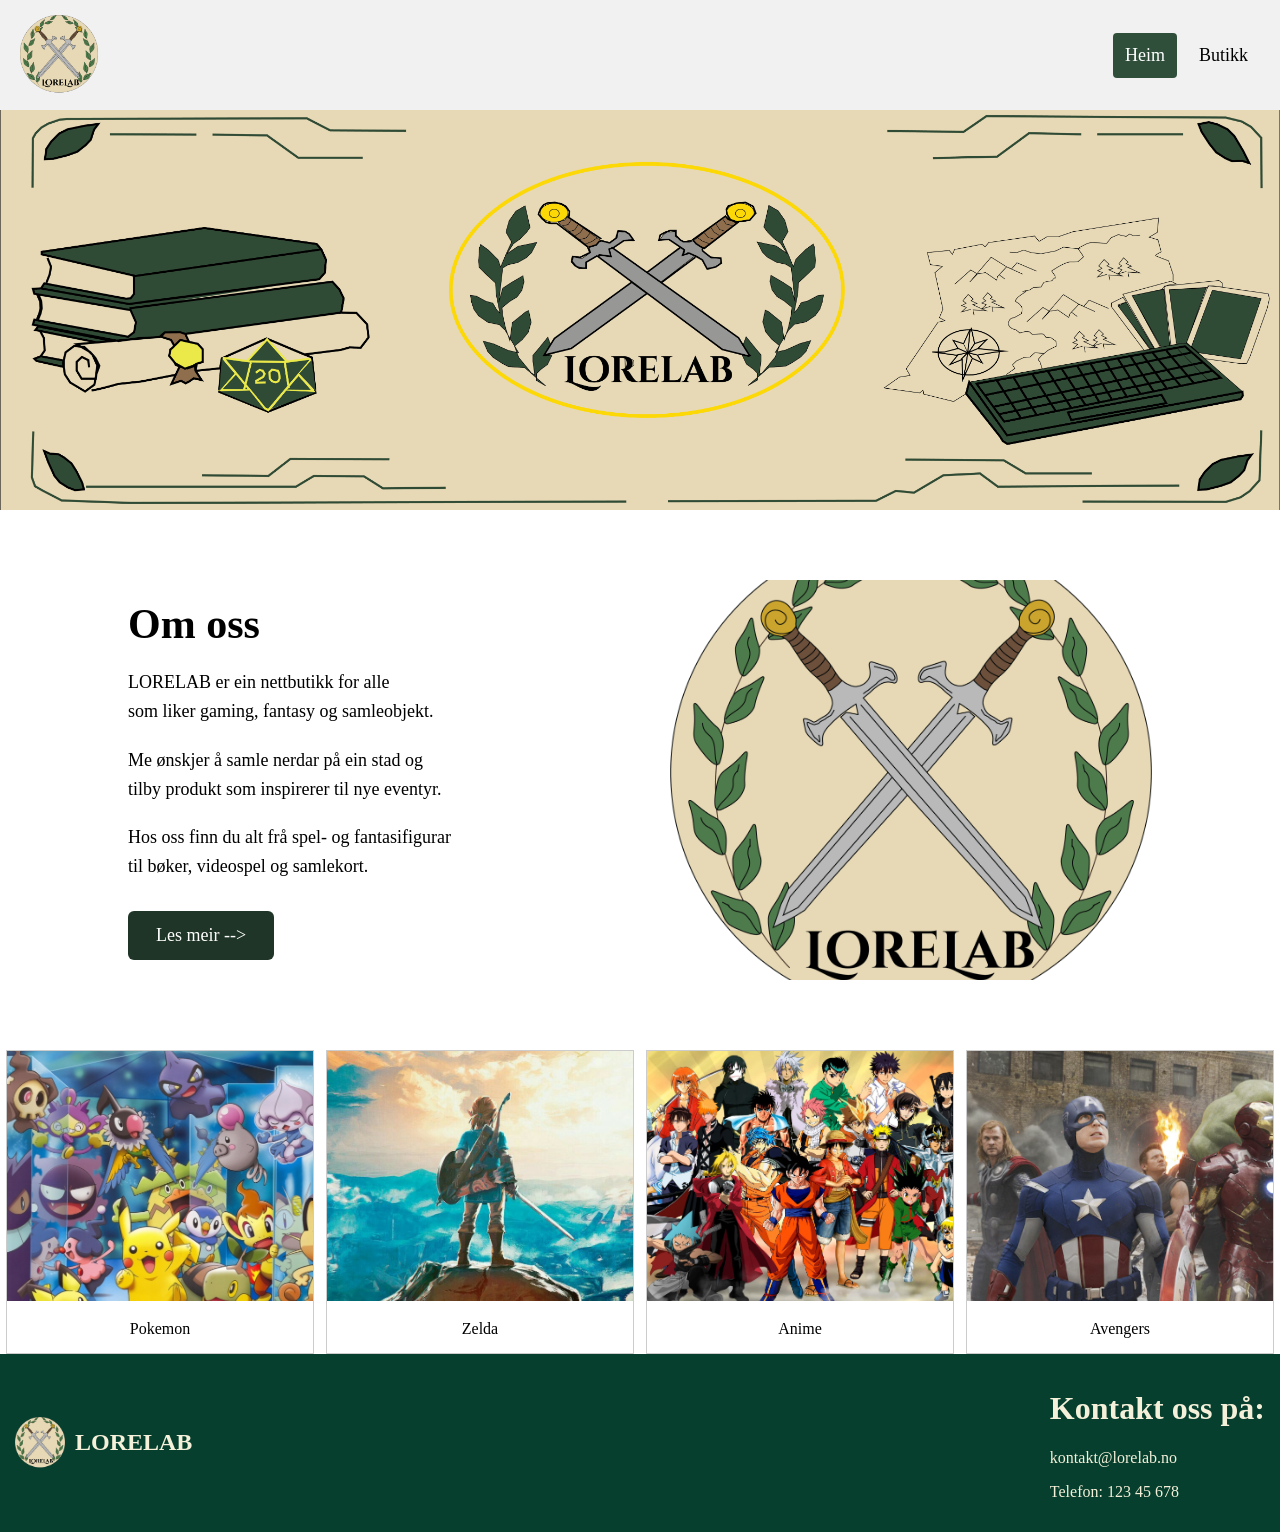
<file: index.html>
<!DOCTYPE html>
<html lang="no">
<head>
    <meta charset="UTF-8">
    <meta name="viewport" content="width=device-width, initial-scale=1.0">
    <title>Yff1</title>
    <link rel="stylesheet" href="style.css">
</head>

<body>

<div class="header">

    <a href="#home" class="logo">
        <img src="logo,baner/09092026_Logo_Katarina-Bergsvåg-Wattum.png" alt="Logo">
    </a>

    <div class="header-right">
        <a class="active" href="http://127.0.0.1:5503/index.html#kontakt">Heim</a>
        <a href="http://127.0.0.1:5503/butikk.html">Butikk</a>
        </div>
</div>


<div class="hero-image">
    <div class="hero-text">
    </div>
</div>


<section class="om-oss">

    <div class="om-oss-venstre">

        <h2>Om oss</h2>

        <p>LORELAB er ein nettbutikk for alle<br>som liker gaming, fantasy og samleobjekt.</p>
        <p>Me ønskjer å samle nerdar på ein stad og <br>tilby produkt som inspirerer til nye eventyr.</p>
        <p>Hos oss finn du alt frå spel- og fantasifigurar <br>til bøker, videospel og samlekort.</p>

        <a href="http://127.0.0.1:5503/omoss.html" class="knapp">
            Les meir -->
        </a>

    </div>


    <div class="om-oss-hogre">

        <img src="logo,baner/09092026_Logo_Katarina-Bergsvåg-Wattum.png" alt="logoen">

    </div>

</section>

<div class="responsive">
    <div class="gallery">
        <a target="_blank" href="logo,baner/pokemon.png">
        <img src="logo,baner/pokemon.png">
        </a>
        <div class="desc">Pokemon</div>
    </div>
</div>

<div class="responsive">
    <div class="gallery">
        <a target="_blank" href="logo,baner/Zelda.png">
        <img src="logo,baner/Zelda.png">
        </a>
        <div class="desc">Zelda</div>
    </div>
</div>

<div class="responsive">
    <div class="gallery">
        <a target="_blank" href="logo,baner/anime.png">
        <img src="logo,baner/anime.png">
        </a>
        <div class="desc">Anime</div>
    </div>
</div>

<div class="responsive">
    <div class="gallery">
        <a target="_blank" href="logo,baner/avengers.png">
        <img src="logo,baner/avengers.png">
        </a>
        <div class="desc">Avengers</div>
    </div>
</div>
<div class="clearfix"></div>

<footer>
  <div class="footer">

    <div class="logo">
      <img src="logo,baner/09092026_Logo_Katarina-Bergsvåg-Wattum.png" width="50">
      <div>
        <h2>LORELAB</h2>
      </div>
    </div>

    <div>                               
      <h1>Kontakt oss på:</h1>
      <p>kontakt@lorelab.no</p>
      <p>Telefon: 123 45 678</p>
    </div>


  </div>
</footer>

</body>
</html>
</file>
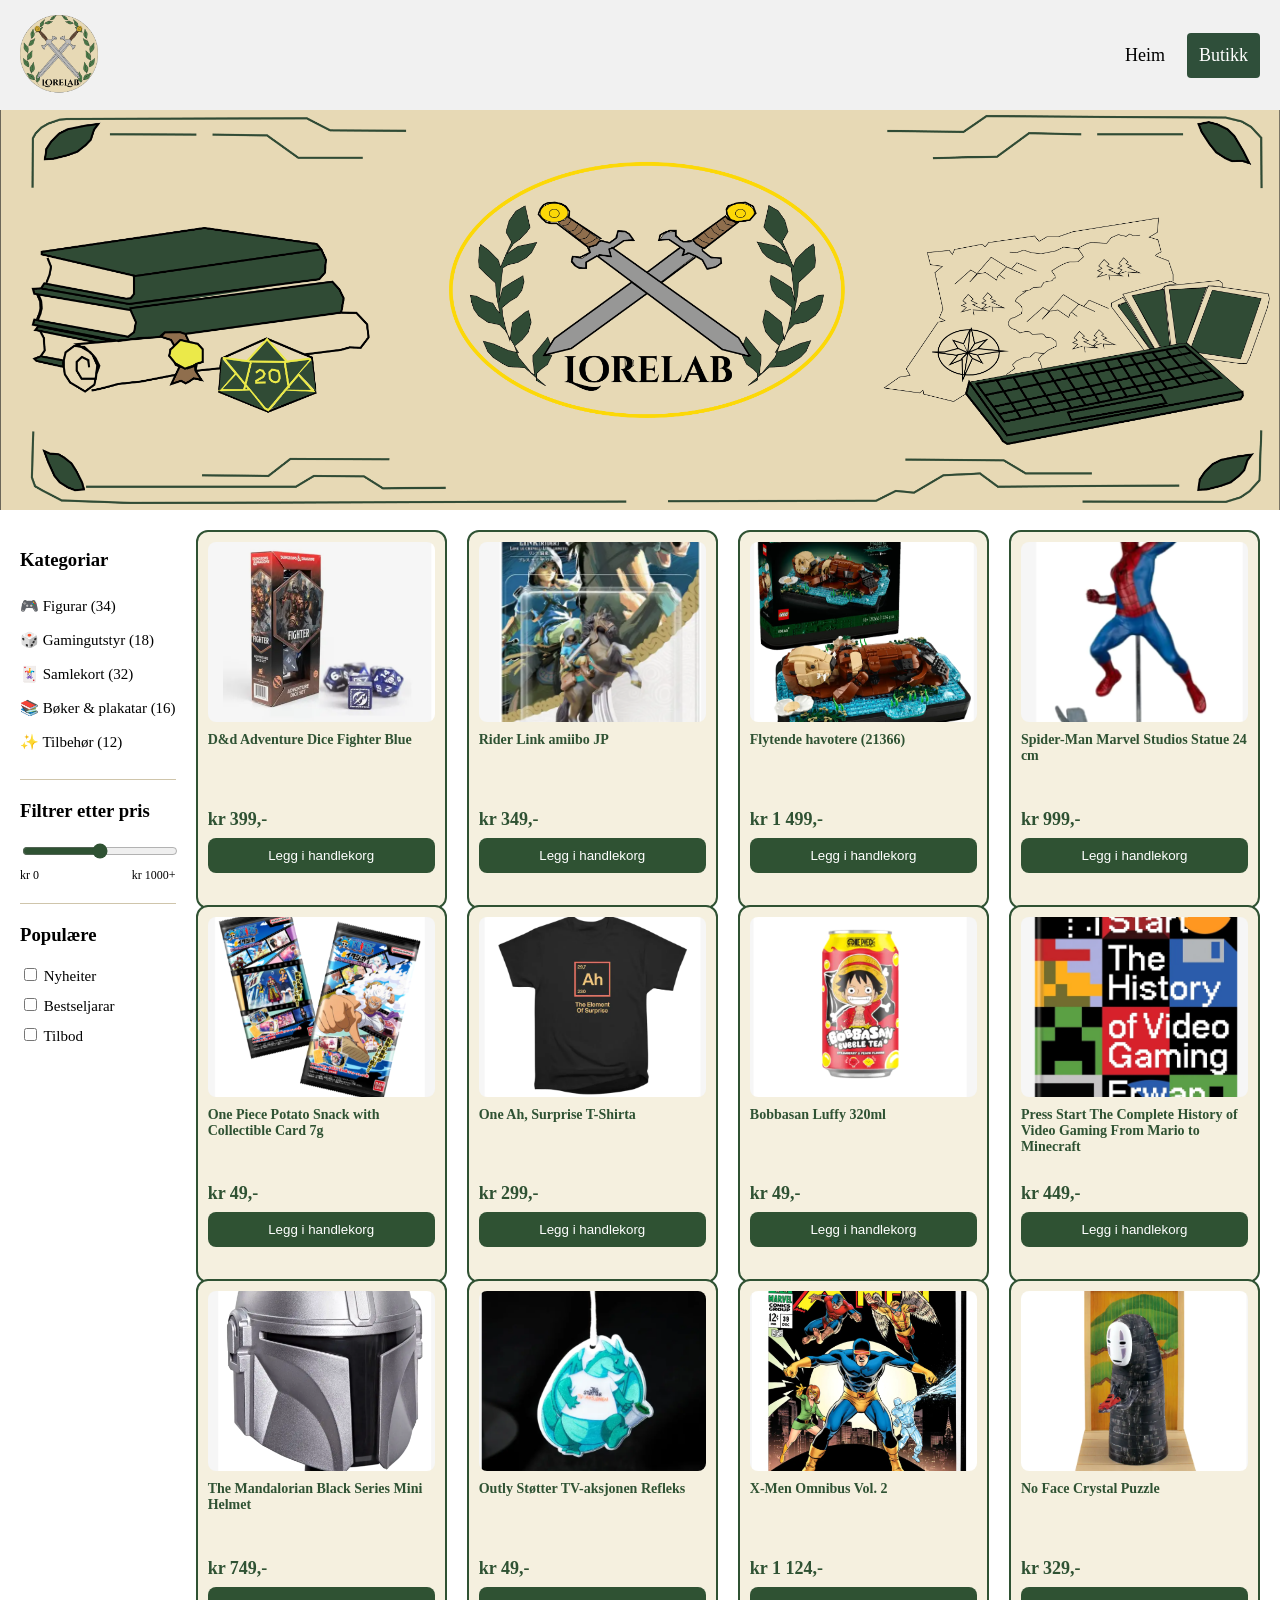
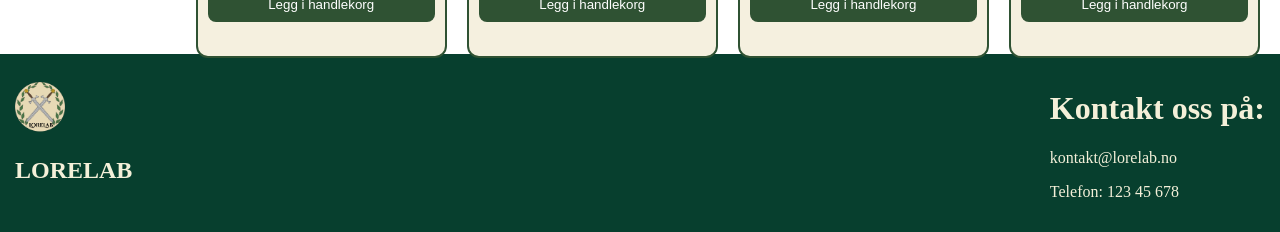
<file: butikk.html>
<!DOCTYPE html>
<html lang="no">
<head>
    <meta charset="UTF-8">
    <meta name="viewport" content="width=device-width, initial-scale=1.0">
    <title>Yff1</title>
    <link rel="stylesheet" href="butikk.css">
</head>

<body>

<div class="header">

    <a href="#home" class="logo">
        <img src="logo,baner/09092026_Logo_Katarina-Bergsvåg-Wattum.png" alt="Logo">
    </a>

    <div class="header-right">
        <a href="http://127.0.0.1:5503/index.html#kontakt">Heim</a>
        <a class="active" href="http://127.0.0.1:5503/butikk.html">Butikk</a>
        </div>
</div>


<div class="hero-image">
    <div class="hero-text">
    </div>
</div>

    <div class="shop-layout">

        <div class="sidebar">
            <h3>Kategoriar</h3>

            <ul class="category-list">
                <li>🎮 Figurar (34)</li>
                <li>🎲 Gamingutstyr (18)</li>
                <li>🃏 Samlekort (32)</li>
                <li>📚 Bøker & plakatar (16)</li>
                <li>✨ Tilbehør (12)</li>
            </ul>

            <div class="divider"></div>

            <h3>Filtrer etter pris</h3>

            <input type="range" min="0" max="100">

            <div class="price-labels">
                <span>kr 0</span>
                <span>kr 1000+</span>
            </div>

            <div class="divider"></div>

            <h3>Populære</h3>

            <label class="check">
                <input type="checkbox"> Nyheiter
            </label>

            <label class="check">
                <input type="checkbox"> Bestseljarar
            </label>

            <label class="check">
                <input type="checkbox"> Tilbod
            </label>
        </div>

        <div class="products">

            <div class="product-card">
                <img src="logo,baner/D&d Adventure Dice Fighter Blue.png">
                <h4>D&d Adventure Dice Fighter Blue</h4>
                <p class="price">kr 399,-</p>
                <button>Legg i handlekorg</button>
                </div>

            <div class="product-card">
                <img src="logo,baner/Rider Link amiibo JP.png">
                <h4>Rider Link amiibo JP</h4>
                <p class="price">kr 349,-</p>
                <button>Legg i handlekorg</button>
            </div>

            <div class="product-card">
                <img src="logo,baner/Flytende havotere (21366).png">
                <h4>Flytende havotere (21366)</h4>
                <p class="price">kr 1 499,-</p>
                <button>Legg i handlekorg</button>
            </div>

            <div class="product-card">
                <img src="logo,baner/Spider-Man Marvel Studios Statue 24 cm.png">
                <h4>Spider-Man Marvel Studios Statue 24 cm</h4>
                <p class="price">kr 999,-</p>
                <button>Legg i handlekorg</button>
            </div>

            <div class="product-card">
                <img src="logo,baner/One Piece Potato Snack with Collectible Card 7g.png">
                <h4>One Piece Potato Snack with Collectible Card 7g</h4>
                <p class="price">kr 49,-</p>
                <button>Legg i handlekorg</button>
            </div>

            <div class="product-card">
                <img src="logo,baner/Ah, Surprise T-Shirt.png">
                <h4>One Ah, Surprise T-Shirta</h4>
                <p class="price">kr 299,-</p>
                <button>Legg i handlekorg</button>
            </div>

            <div class="product-card">
                <img src="logo,baner/Bobbasan Luffy 320ml.png">
                <h4>Bobbasan Luffy 320ml</h4>
                <p class="price">kr 49,-</p>
                <button>Legg i handlekorg</button>
                </div>

            <div class="product-card">
                <img src="logo,baner/Press Start The Complete History of Video Gaming From Mario to Minecraft.png">
                <h4>Press Start The Complete History of Video Gaming From Mario to Minecraft</h4>
                <p class="price">kr 449,-</p>
                <button>Legg i handlekorg</button>
            </div>

            <div class="product-card">
                <img src="logo,baner/The Mandalorian Black Series Mini Helmet.png">
                <h4>The Mandalorian Black Series Mini Helmet</h4>
                <p class="price">kr 749,-</p>
                <button>Legg i handlekorg</button>
            </div>

            <div class="product-card">
                <img src="logo,baner/Outly Støtter TV-aksjonen Refleks.png">
                <h4>Outly Støtter TV-aksjonen Refleks</h4>
                <p class="price">kr 49,-</p>
                <button>Legg i handlekorg</button>
            </div>

            <div class="product-card">
                <img src="logo,baner/X-Men Omnibus Vol. 2.png">
                <h4>X-Men Omnibus Vol. 2</h4>
                <p class="price">kr 1 124,-</p>
                <button>Legg i handlekorg</button>
            </div>

            <div class="product-card">
                <img src="logo,baner/No Face Crystal Puzzle.png">
                <h4>No Face Crystal Puzzle</h4>
                <p class="price">kr 329,-</p>
                <button>Legg i handlekorg</button>
            </div>

        </div>

    </div>

<footer>
  <div class="footer">

    <div class="logo">
      <img src="logo,baner/09092026_Logo_Katarina-Bergsvåg-Wattum.png" width="50">
      <div>
        <h2>LORELAB</h2>
      </div>
    </div>

    <div>                               
      <h1>Kontakt oss på:</h1>
      <p>kontakt@lorelab.no</p>
      <p>Telefon: 123 45 678</p>
    </div>


  </div>
</footer>
</body>
</html>
</file>
<file: style.css>
* {
    box-sizing: border-box;
}

body {
    margin: 0;
}

body, html {
    height: 100%;
}


.header {
    display: flex;
    justify-content: space-between;
    align-items: center;
    background-color: #f1f1f1;
    padding: 15px 20px;
}

.header a.logo img {
    height: 80px;
    width: auto;
    display: block;
}

.header-right {
    display: flex;
    align-items: center;
    gap: 10px;
}

.header-right a {
    color: black;
    text-align: center;
    padding: 12px;
    text-decoration: none;
    font-size: 18px;
    border-radius: 4px;
    }
    
.header-right a.active {
    background-color: #2f4f3a;
    color: white;
}

.hero-image {
    width: 100%;
    height: 400px;
    background-image: url("logo,baner/09092026_Banner_Katarina-Bergsvåg-Wattum.png");
    background-position: center;
    background-repeat: no-repeat;
    background-size: cover;
}


.om-oss {
    display: flex;
    justify-content: space-between;
    align-items: center;
    gap: 60px;
    padding: 70px 10%;
    background-color: white;
}

.om-oss-venstre {
    flex: 1;
    max-width: 650px;
}

.om-oss h2 {
    font-size: 42px;
    margin-top: 0;
    margin-bottom: 20px;
}

.om-oss p {
    font-size: 18px;
    line-height: 1.6;
    margin-bottom: 20px;
}

.om-oss-hogre {
    flex: 1;
    display: flex;
    justify-content: center;
    align-items: center;
}

.om-oss-hogre img {
    width: 100%;
    max-width: 500px;
    height: 400px;
    object-fit: cover;
    border-radius: 10px;
}

@media screen and (max-width: 700px) {
    .om-oss {
        flex-direction: column;
        padding: 50px 20px;
        gap: 40px;
    }

    .om-oss-venstre {
        max-width: 100%;
    }

    .om-oss-hogre {
        width: 100%;
    }

    .om-oss-hogre img {
        width: 100%;
        max-width: 100%;
        height: 300px;
    }

}
.knapp {
    display: inline-block;
    padding: 14px 28px;
    background-color: #1f3527;
    color: white;
    text-decoration: none;
    border-radius: 6px;
    font-size: 18px;
    margin-top: 10px;
}

.knapp:hover {
    background-color: #2f4f3a;
}

div.gallery {
  border: 1px solid #ccc;
}

div.gallery:hover {
  border: 1px solid #777;
}

div.gallery img {
  width: 100%;
  height: 250px;
  object-fit: cover;
}

div.desc {
  padding: 15px;
  text-align: center;
}

* {
  box-sizing: border-box;
}

.responsive {
  padding: 0 6px;
  float: left;
  width: 24.99999%;
}

@media only screen and (max-width: 700px) {
  .responsive {
    width: 49.99999%;
    margin: 6px 0;
  }
}

@media only screen and (max-width: 500px) {
  .responsive {
    width: 100%;
  }
}

.clearfix:after {
  content: "";
  display: table;
  clear: both;
}


footer {
  background-color: #073f2e;
  color: #f4f0d9;
  padding: 15px;
}

.footer {
  display: flex;
  justify-content: space-between;
  align-items: center;
}

.logo {
  display: flex;
  align-items: center;
  gap: 10px;
}

@media screen and (max-width: 700px) {

    .header {
        flex-direction: column;
        gap: 10px;
    }

    .header-right {
        flex-direction: column;
        width: 100%;
    }

    .header-right a {
        width: 100%;
    }
}
</file>
<file: butikk.css>
.category-list{
    list-style:none;
    padding:0;
}

.category-list li{
    padding:8px 0;
    font-size:15px;
}

.divider{
    height:1px;
    background:#cfc5ab;
    margin:20px 0;
}

.sidebar input[type="range"]{
    width:100%;
    accent-color:#2f5233;
}

.price-labels{
    display:flex;
    justify-content:space-between;
    font-size:12px;
    margin-top:5px;
}

.check{
    display:block;
    margin:10px 0;
    font-size:15px;
}

.forest{
    margin-top:40px;
    text-align:center;
}

.forest img{
    width:100%;
    opacity:0.85;
}

.forest p{
    margin-top:10px;
    font-size:24px;
    font-weight:bold;
    color:#2f5233;
}

.header {
    display: flex;
    justify-content: space-between;
    align-items: center;
    background-color: #f1f1f1;
    padding: 15px 20px;
}

.header a.logo img {
    height: 80px;
    width: auto;
    display: block;
}

.header-right {
    display: flex;
    align-items: center;
    gap: 10px;
}

.header-right a {
    color: black;
    text-align: center;
    padding: 12px;
    text-decoration: none;
    font-size: 18px;
    border-radius: 4px;
}

.header-right a.active {
    background-color: #2f4f3a;
    color: white;
}

.hero-image {
    width: 100%;
    height: 400px;
    background-image: url("logo,baner/09092026_Banner_Katarina-Bergsvåg-Wattum.png");
    background-position: center;
    background-repeat: no-repeat;
    background-size: cover;
}
.products {
    display: grid;
    grid-template-columns: repeat(3, 1fr);
    gap: 300px;
}
.product-card {
    background: #f5f0df;
    border: 2px solid #2f5233;
    border-radius: 12px;
    padding: 10px;

    display: flex;
    flex-direction: column;
    height: 100%;
    padding: 10px;
}

.product-card h4 {
    font-size: 14px;
    margin-top: 10px;
    color: #2f5233;
    min-height: 50px;
}


.product-card {
    background: #f5f0df;
    border: 2px solid #2f5233;
    border-radius: 12px;
    padding: 10px;
}

.product-card img {
    width: 100%;
    height: 180px;
    object-fit: cover;
    border-radius: 8px;
}

.product-card h4 {
    font-size: 14px;
    margin-top: 10px;
    color: #2f5233;
}

.price {
    font-size: 18px;
    font-weight: bold;
    margin: 8px 0;
    color: #2f5233;
}

.product-card button {
    width: 100%;
    padding: 10px;
    background: #2f5233;
    color: white;
    border: none;
    border-radius: 8px;
    cursor: pointer;
}
.shop-layout{
    display:flex;
    gap:20px;
    align-items:flex-start;
    padding:20px;
}

.products{
    flex:1;
    display:grid;
    grid-template-columns:repeat(auto-fill, minmax(220px, 1fr));
    gap:20px;
}

footer {
  background-color: #073f2e;
  color: #f4f0d9;
  padding: 15px;
}

.footer {
  display: flex;
  justify-content: space-between;
  align-items: center;
}

body {
    margin: 0;
}
</file>
